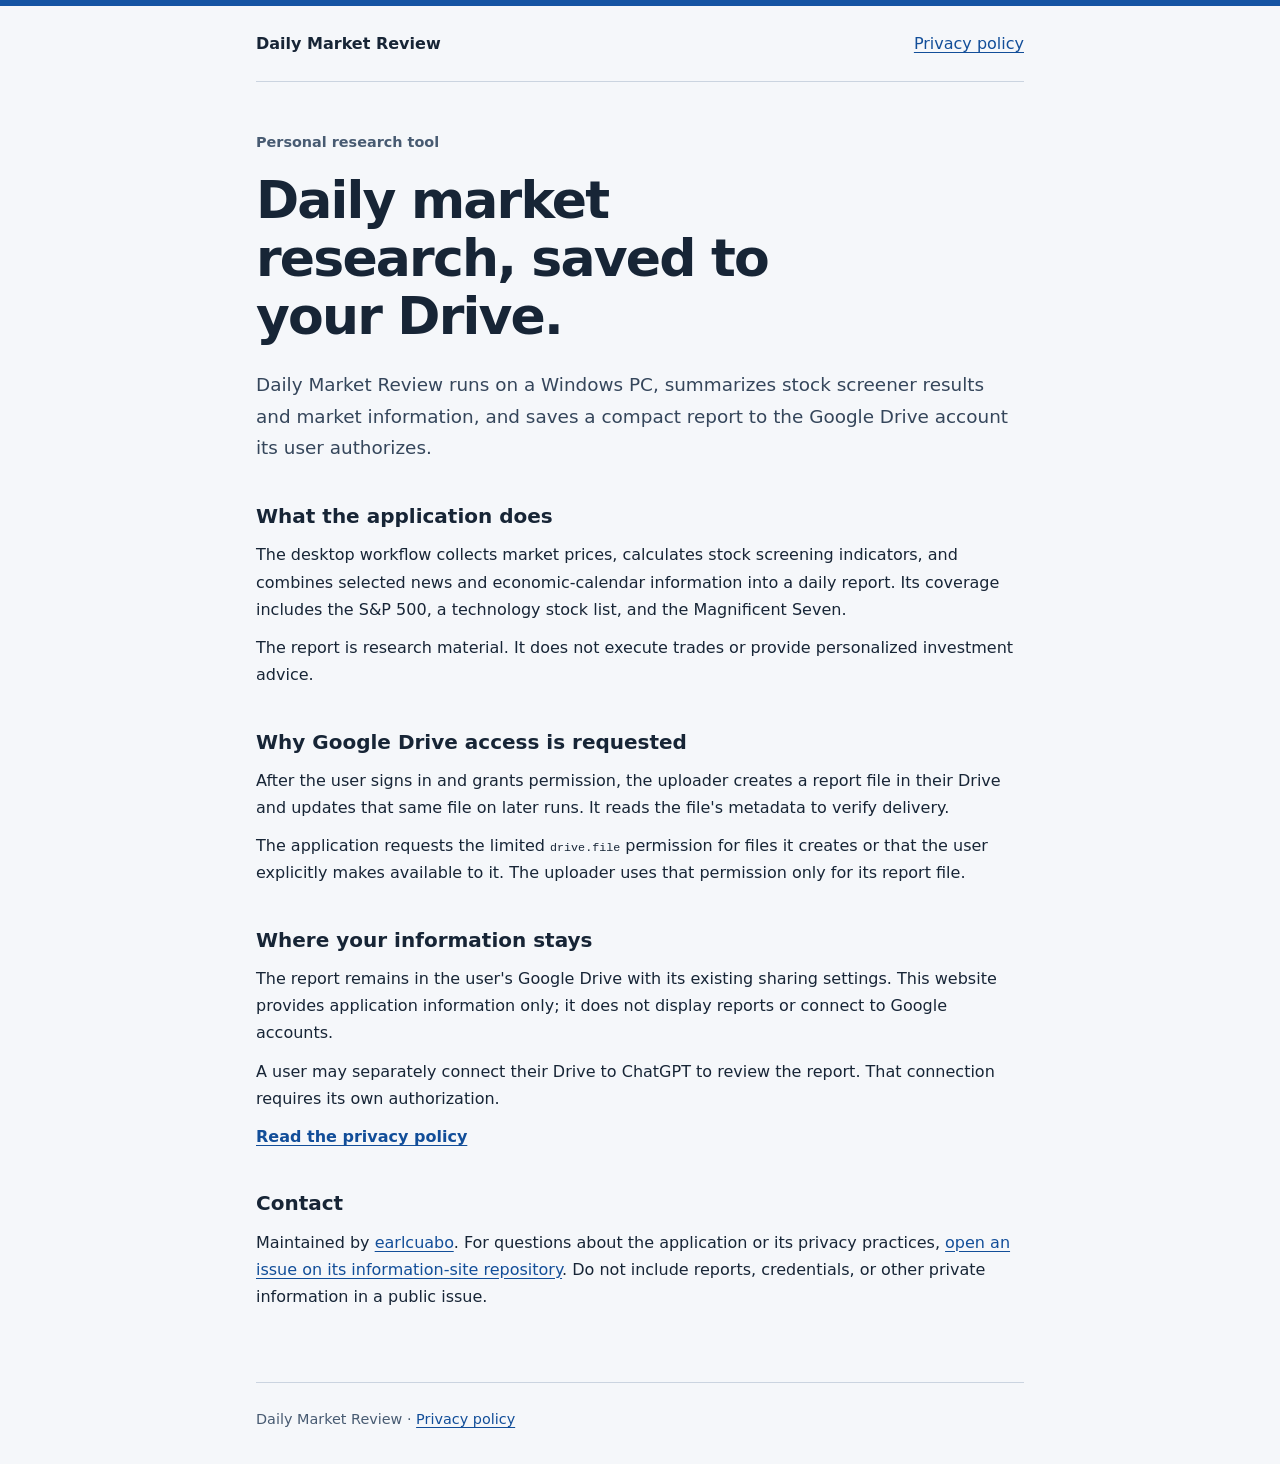
<file: index.html>
<!doctype html>
<html lang="en">
<head>
  <meta charset="utf-8">
  <meta name="viewport" content="width=device-width, initial-scale=1">
  <meta name="description" content="Daily Market Review is a personal desktop tool that saves a compact market research report to the user's Google Drive.">
  <title>Daily Market Review</title>
  <link rel="stylesheet" href="style.css">
</head>
<body>
  <header><a class="brand" href="index.html">Daily Market Review</a><nav aria-label="Main"><a href="privacy.html">Privacy policy</a></nav></header>
  <main>
    <p class="eyebrow">Personal research tool</p>
    <h1>Daily market research, saved to your Drive.</h1>
    <p class="intro">Daily Market Review runs on a Windows PC, summarizes stock screener results and market information, and saves a compact report to the Google Drive account its user authorizes.</p>
    <section>
      <h2>What the application does</h2>
      <p>The desktop workflow collects market prices, calculates stock screening indicators, and combines selected news and economic-calendar information into a daily report. Its coverage includes the S&amp;P 500, a technology stock list, and the Magnificent Seven.</p>
      <p>The report is research material. It does not execute trades or provide personalized investment advice.</p>
    </section>
    <section>
      <h2>Why Google Drive access is requested</h2>
      <p>After the user signs in and grants permission, the uploader creates a report file in their Drive and updates that same file on later runs. It reads the file's metadata to verify delivery.</p>
      <p>The application requests the limited <code>drive.file</code> permission for files it creates or that the user explicitly makes available to it. The uploader uses that permission only for its report file.</p>
    </section>
    <section>
      <h2>Where your information stays</h2>
      <p>The report remains in the user's Google Drive with its existing sharing settings. This website provides application information only; it does not display reports or connect to Google accounts.</p>
      <p>A user may separately connect their Drive to ChatGPT to review the report. That connection requires its own authorization.</p>
      <p><a class="action" href="privacy.html">Read the privacy policy</a></p>
    </section>
    <section>
      <h2>Contact</h2>
      <p>Maintained by <a href="https://github.com/earlcuabo">earlcuabo</a>. For questions about the application or its privacy practices, <a href="https://github.com/earlcuabo/earlcuabo.github.io/issues">open an issue on its information-site repository</a>. Do not include reports, credentials, or other private information in a public issue.</p>
    </section>
  </main>
  <footer>Daily Market Review · <a href="privacy.html">Privacy policy</a></footer>
</body>
</html>
</file>
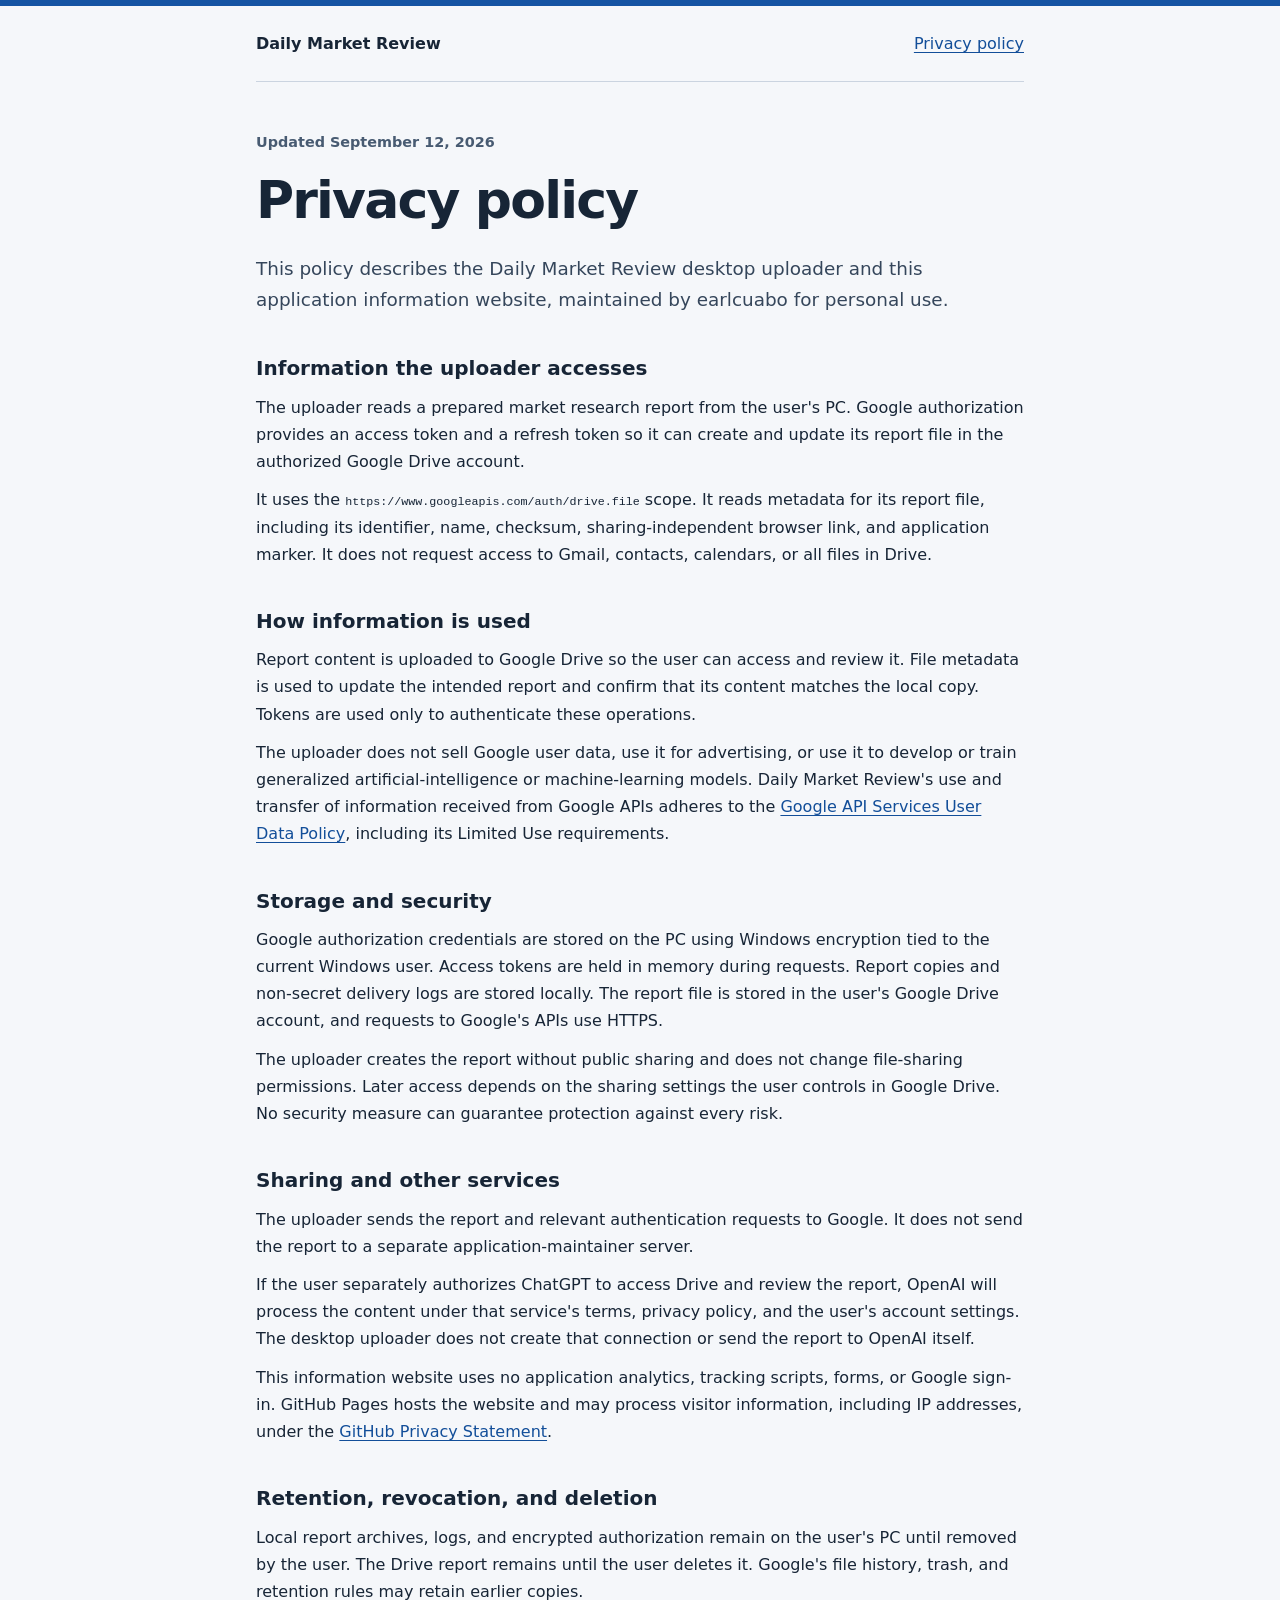
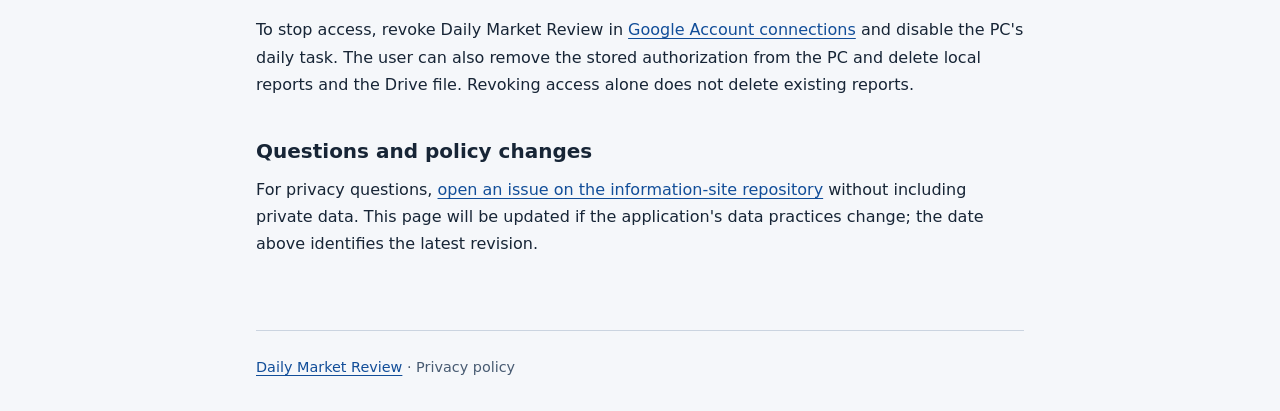
<file: privacy.html>
<!doctype html>
<html lang="en">
<head>
  <meta charset="utf-8">
  <meta name="viewport" content="width=device-width, initial-scale=1">
  <meta name="description" content="How Daily Market Review accesses, uses, stores, and handles Google Drive data and authorization.">
  <title>Privacy policy · Daily Market Review</title>
  <link rel="stylesheet" href="style.css">
</head>
<body>
  <header><a class="brand" href="index.html">Daily Market Review</a><nav aria-label="Main"><a href="privacy.html" aria-current="page">Privacy policy</a></nav></header>
  <main>
    <p class="eyebrow">Updated September 12, 2026</p>
    <h1>Privacy policy</h1>
    <p class="intro">This policy describes the Daily Market Review desktop uploader and this application information website, maintained by earlcuabo for personal use.</p>
    <section>
      <h2>Information the uploader accesses</h2>
      <p>The uploader reads a prepared market research report from the user's PC. Google authorization provides an access token and a refresh token so it can create and update its report file in the authorized Google Drive account.</p>
      <p>It uses the <code>https://www.googleapis.com/auth/drive.file</code> scope. It reads metadata for its report file, including its identifier, name, checksum, sharing-independent browser link, and application marker. It does not request access to Gmail, contacts, calendars, or all files in Drive.</p>
    </section>
    <section>
      <h2>How information is used</h2>
      <p>Report content is uploaded to Google Drive so the user can access and review it. File metadata is used to update the intended report and confirm that its content matches the local copy. Tokens are used only to authenticate these operations.</p>
      <p>The uploader does not sell Google user data, use it for advertising, or use it to develop or train generalized artificial-intelligence or machine-learning models. Daily Market Review's use and transfer of information received from Google APIs adheres to the <a href="https://developers.google.com/terms/api-services-user-data-policy">Google API Services User Data Policy</a>, including its Limited Use requirements.</p>
    </section>
    <section>
      <h2>Storage and security</h2>
      <p>Google authorization credentials are stored on the PC using Windows encryption tied to the current Windows user. Access tokens are held in memory during requests. Report copies and non-secret delivery logs are stored locally. The report file is stored in the user's Google Drive account, and requests to Google's APIs use HTTPS.</p>
      <p>The uploader creates the report without public sharing and does not change file-sharing permissions. Later access depends on the sharing settings the user controls in Google Drive. No security measure can guarantee protection against every risk.</p>
    </section>
    <section>
      <h2>Sharing and other services</h2>
      <p>The uploader sends the report and relevant authentication requests to Google. It does not send the report to a separate application-maintainer server.</p>
      <p>If the user separately authorizes ChatGPT to access Drive and review the report, OpenAI will process the content under that service's terms, privacy policy, and the user's account settings. The desktop uploader does not create that connection or send the report to OpenAI itself.</p>
      <p>This information website uses no application analytics, tracking scripts, forms, or Google sign-in. GitHub Pages hosts the website and may process visitor information, including IP addresses, under the <a href="https://docs.github.com/en/site-policy/privacy-policies/github-privacy-statement">GitHub Privacy Statement</a>.</p>
    </section>
    <section>
      <h2>Retention, revocation, and deletion</h2>
      <p>Local report archives, logs, and encrypted authorization remain on the user's PC until removed by the user. The Drive report remains until the user deletes it. Google's file history, trash, and retention rules may retain earlier copies.</p>
      <p>To stop access, revoke Daily Market Review in <a href="https://myaccount.google.com/connections">Google Account connections</a> and disable the PC's daily task. The user can also remove the stored authorization from the PC and delete local reports and the Drive file. Revoking access alone does not delete existing reports.</p>
    </section>
    <section>
      <h2>Questions and policy changes</h2>
      <p>For privacy questions, <a href="https://github.com/earlcuabo/earlcuabo.github.io/issues">open an issue on the information-site repository</a> without including private data. This page will be updated if the application's data practices change; the date above identifies the latest revision.</p>
    </section>
  </main>
  <footer><a href="index.html">Daily Market Review</a> · Privacy policy</footer>
</body>
</html>
</file>
<file: style.css>
:root { color-scheme: light; font: 100%/1.7 system-ui, -apple-system, "Segoe UI", sans-serif; color: #172536; background: #f5f7fa; }
* { box-sizing: border-box; }
body { margin: 0; border-top: 6px solid #1554a3; }
header, main, footer { width: min(100% - 2.5rem, 48rem); margin-inline: auto; }
header { display: flex; flex-wrap: wrap; align-items: center; justify-content: space-between; gap: 1rem; padding-block: 1.5rem; border-bottom: 1px solid #cbd4e0; }
a { color: #124e99; text-underline-offset: .2em; overflow-wrap: anywhere; }
a:hover { color: #09336b; }
a:focus-visible { outline: 3px solid #1554a3; outline-offset: 5px; }
.brand { font-weight: 750; color: #172536; text-decoration: none; }
main { padding-block: 3rem 2rem; }
.eyebrow { color: #485b72; font-size: .9rem; font-weight: 650; margin: 0 0 1rem; }
h1 { font-size: clamp(2rem, 6vw, 3.25rem); line-height: 1.12; letter-spacing: -.035em; max-width: 17ch; margin: 0 0 1.5rem; }
.intro { font-size: 1.15rem; color: #35465b; }
section { margin-block: 2.5rem; }
h2 { font-size: 1.25rem; line-height: 1.35; margin-bottom: .65rem; }
p { margin: .7rem 0; }
code { font-size: .9em; overflow-wrap: anywhere; }
.action { font-weight: 650; }
footer { border-top: 1px solid #cbd4e0; padding-block: 1.5rem 2rem; color: #485b72; font-size: .9rem; }
@media (max-width: 480px) { main { padding-top: 2rem; } header, main, footer { width: calc(100% - 2rem); } }
</file>
